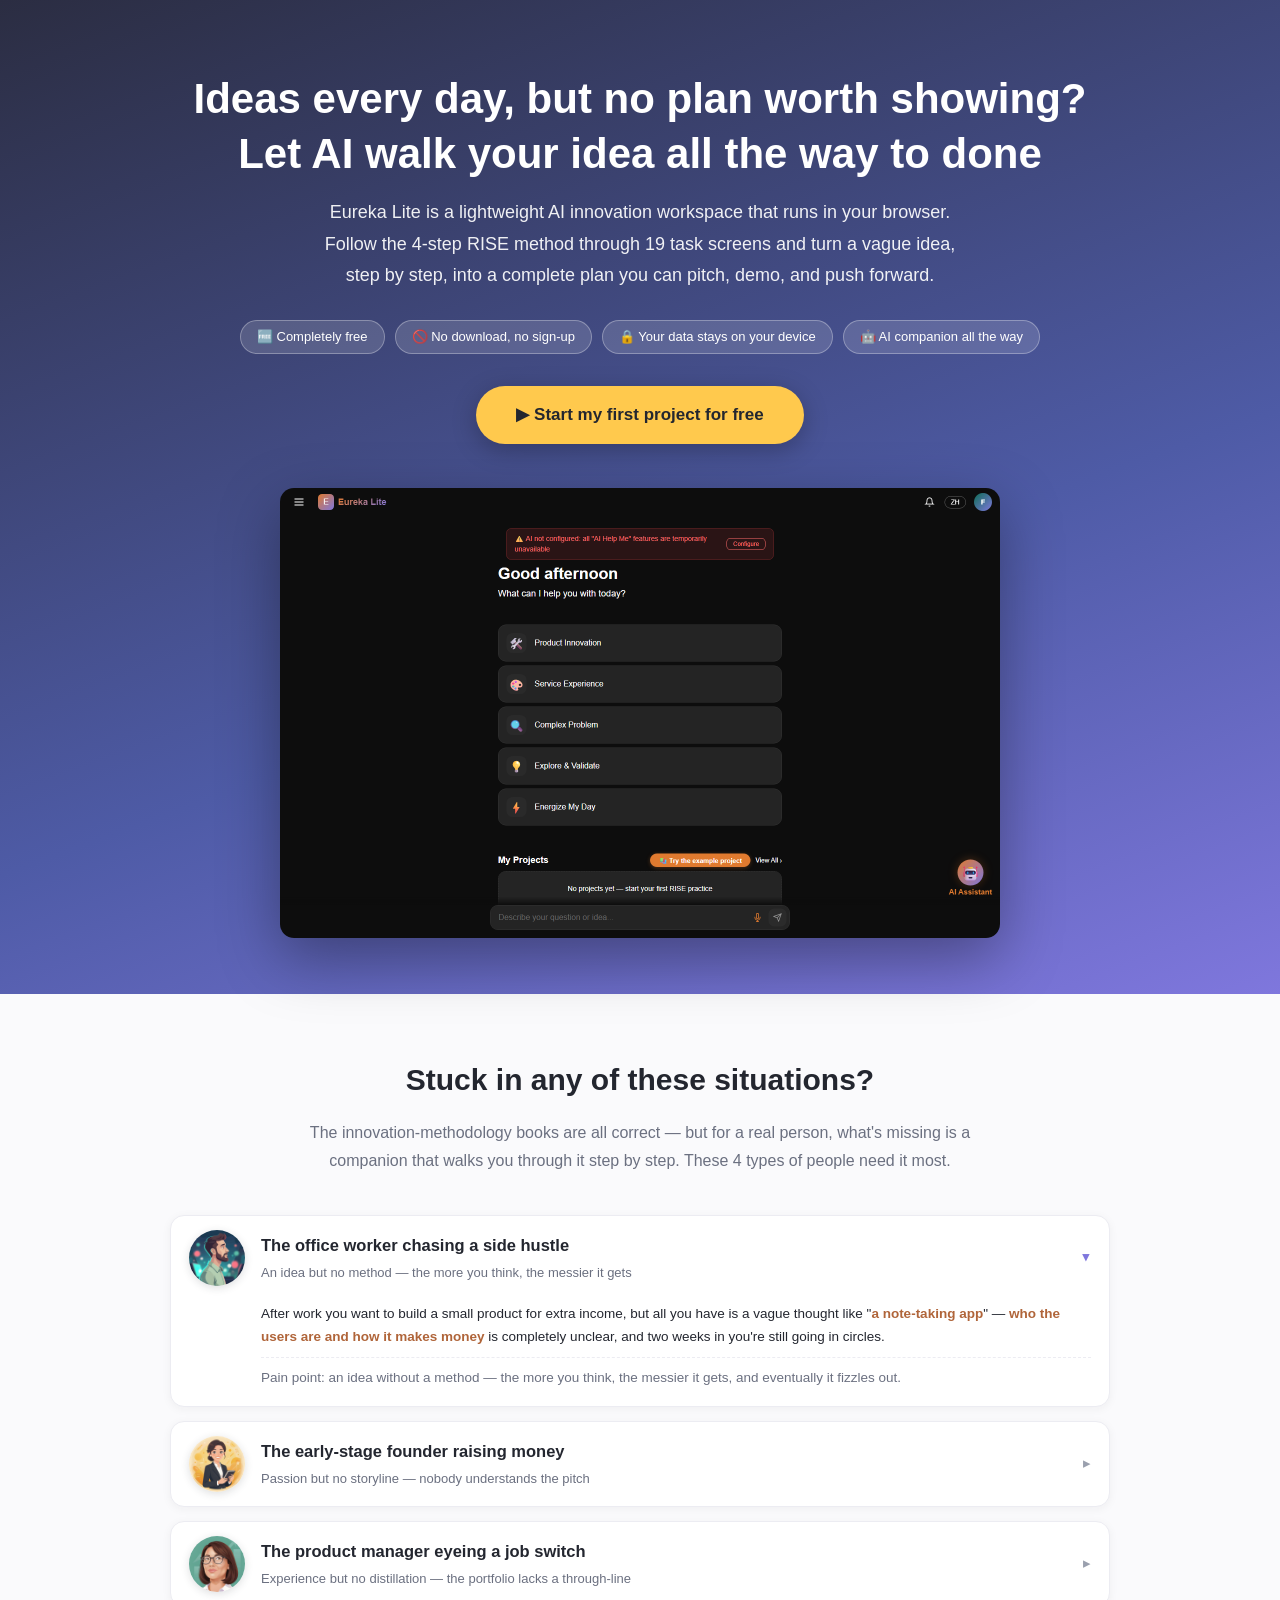
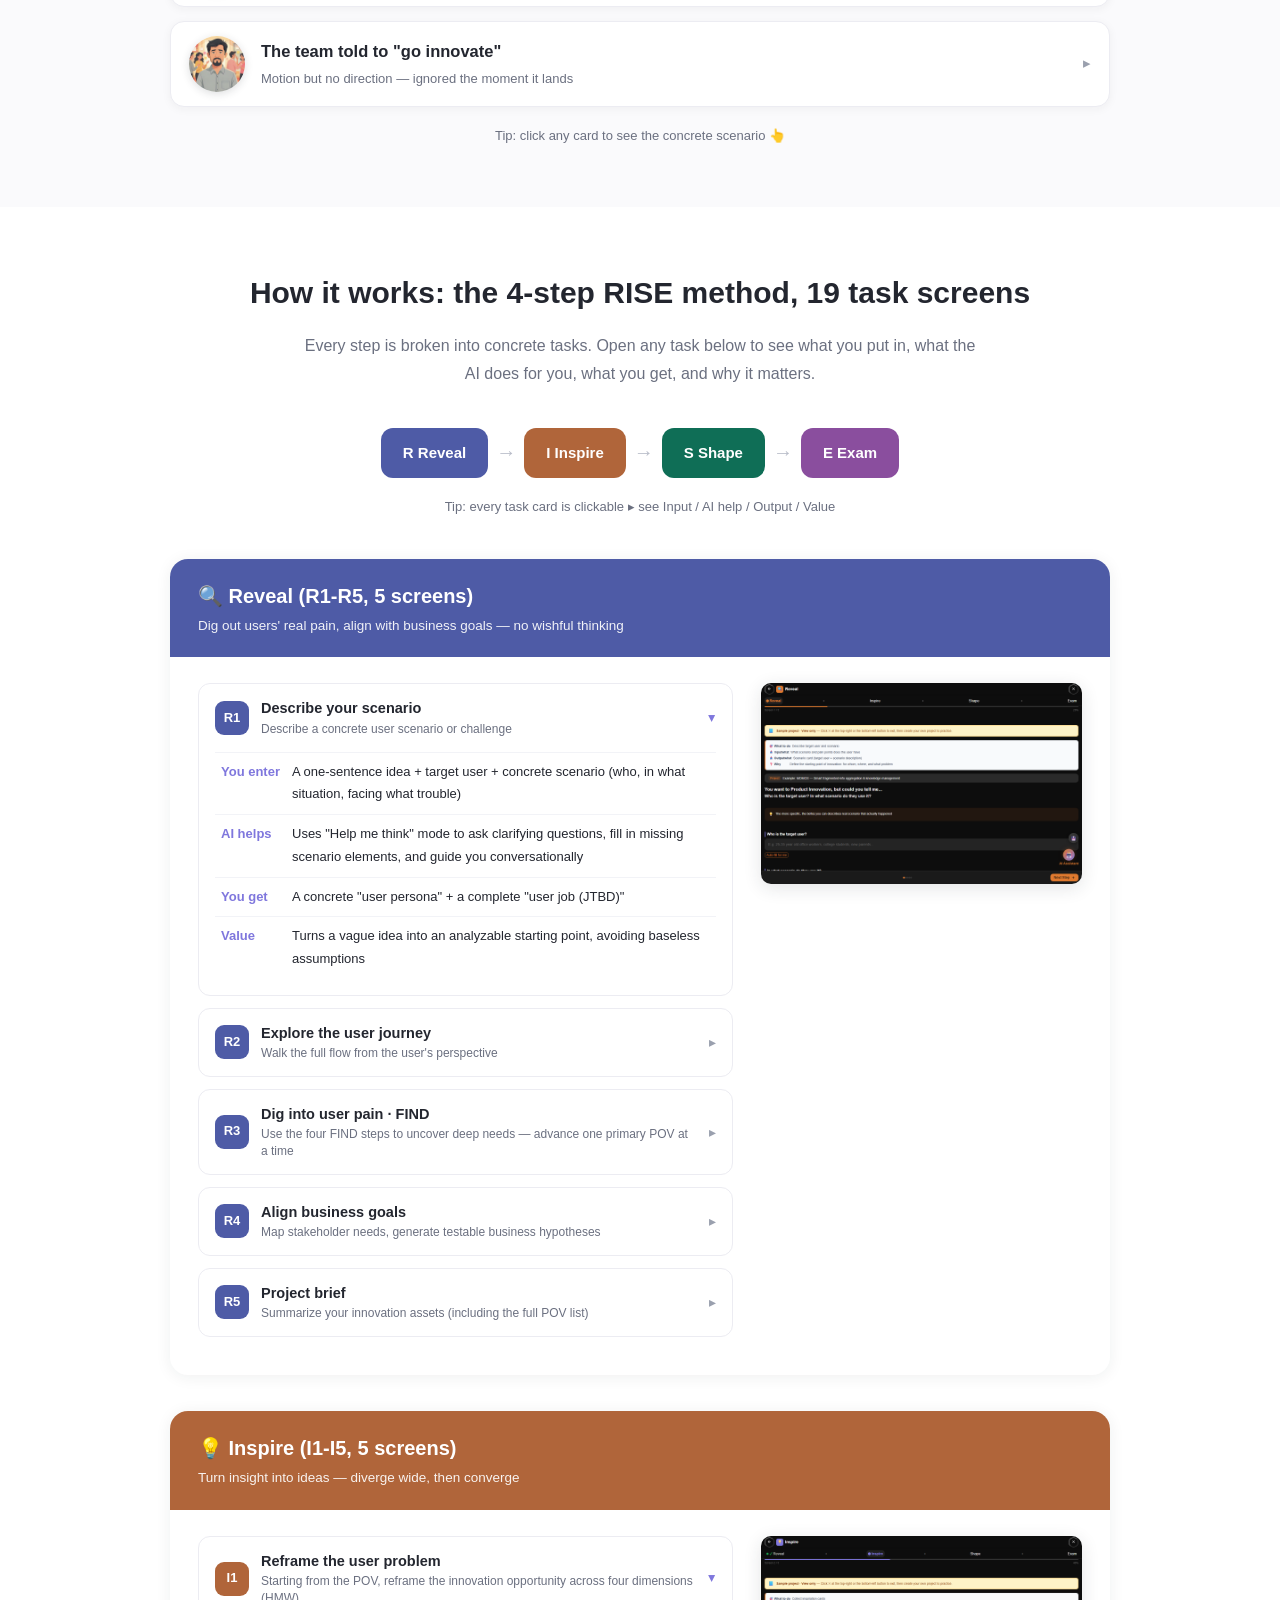
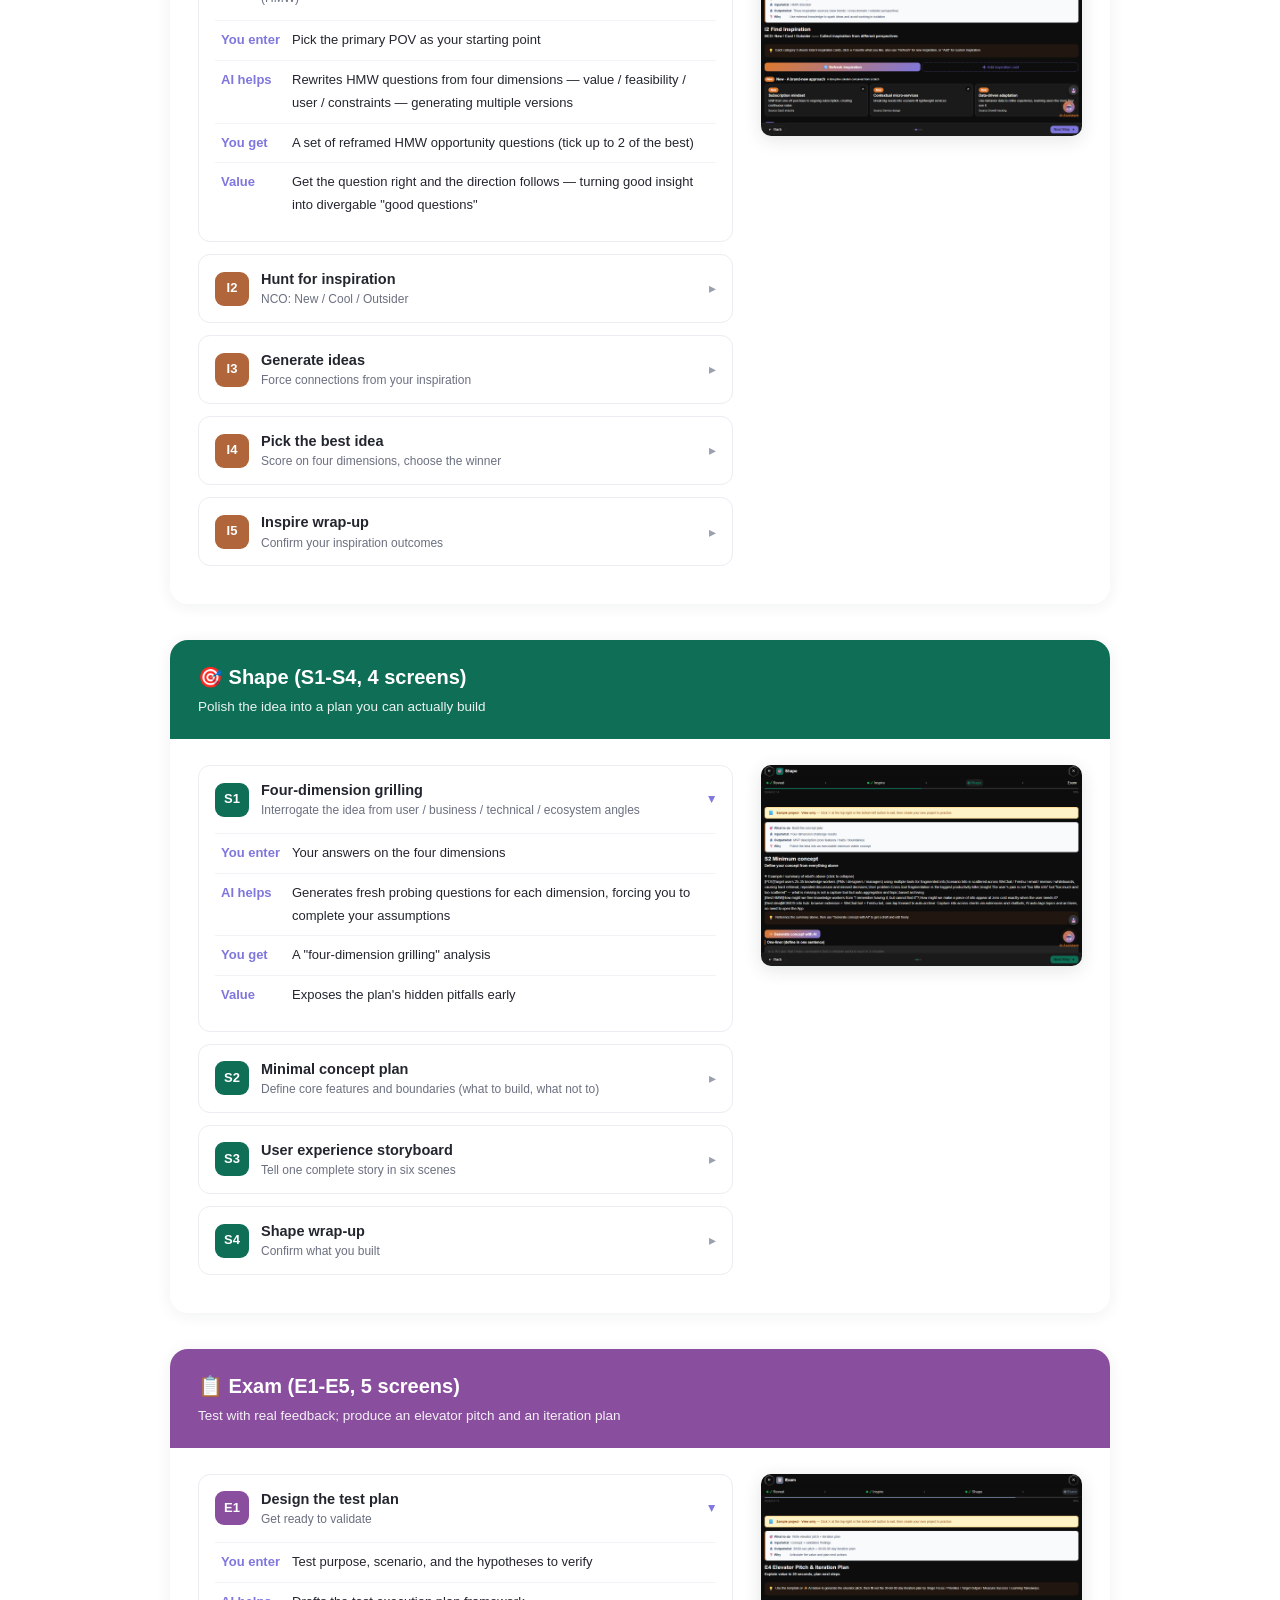
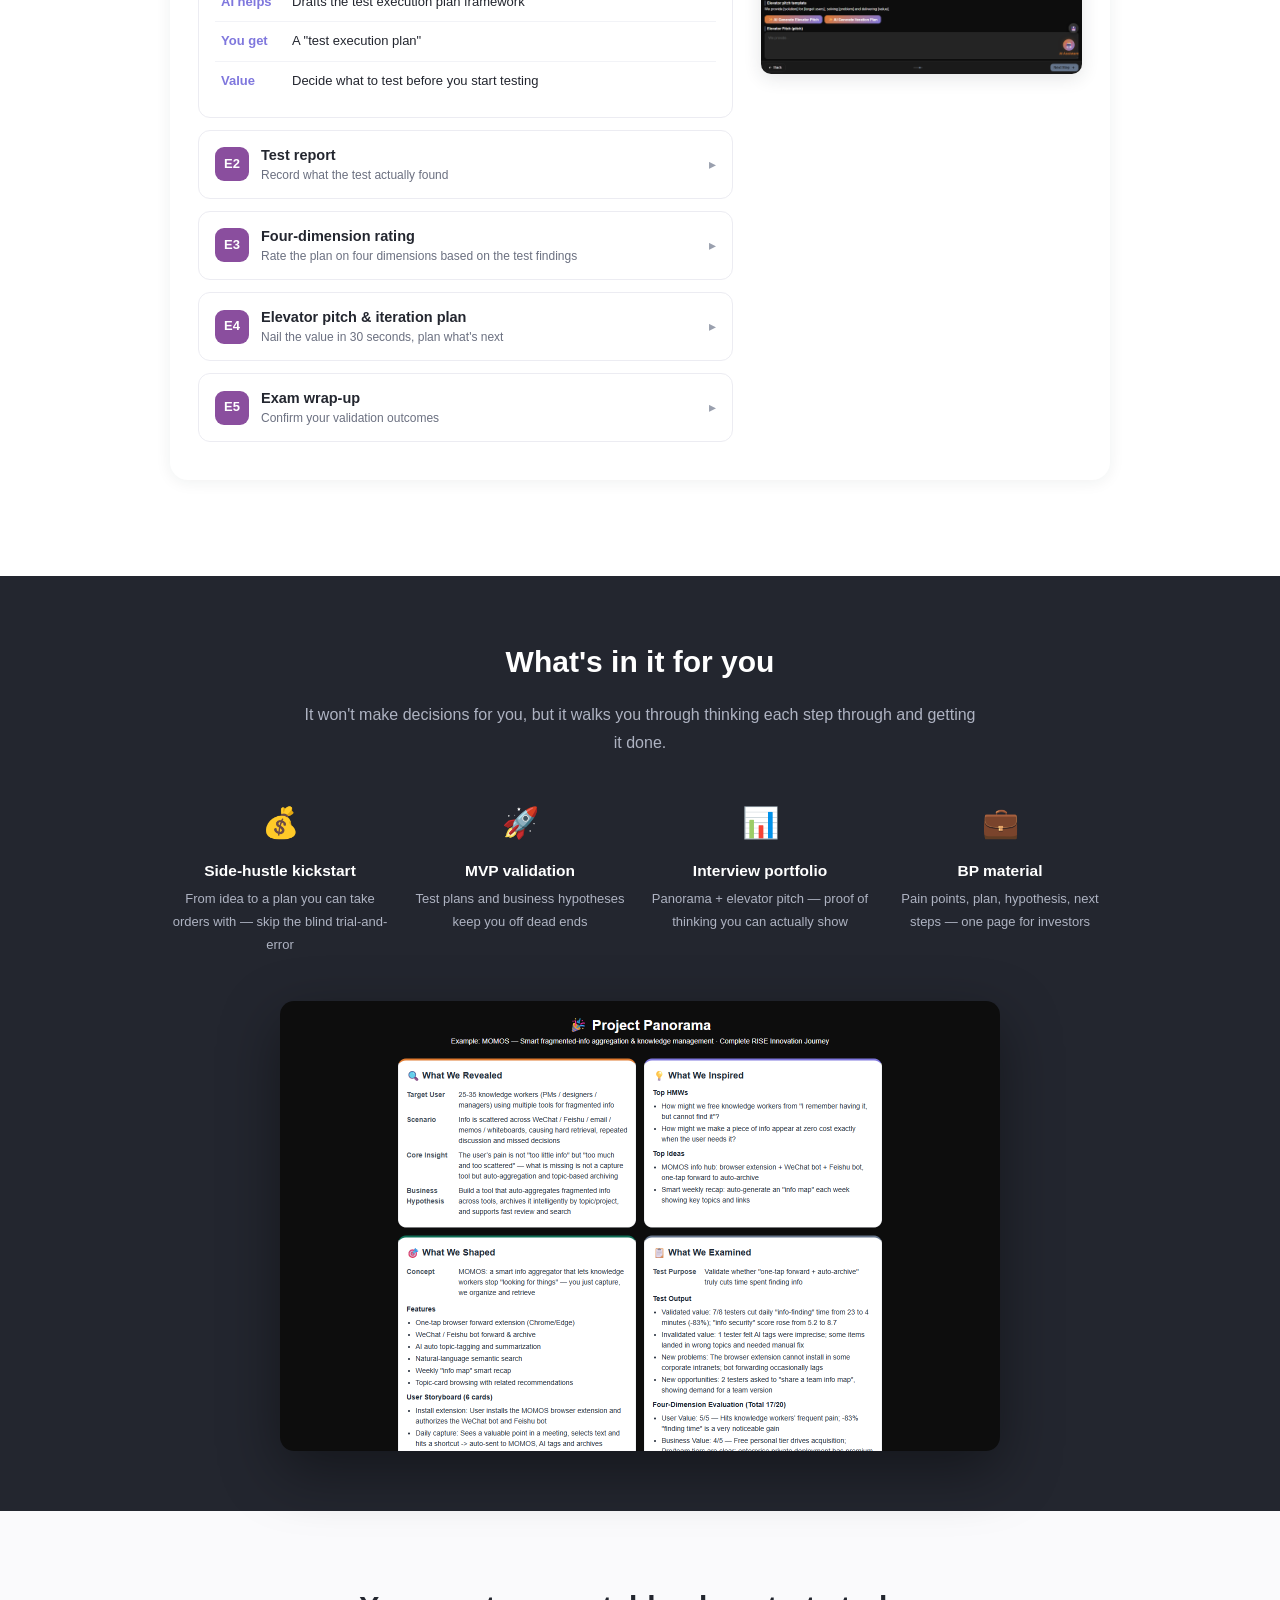
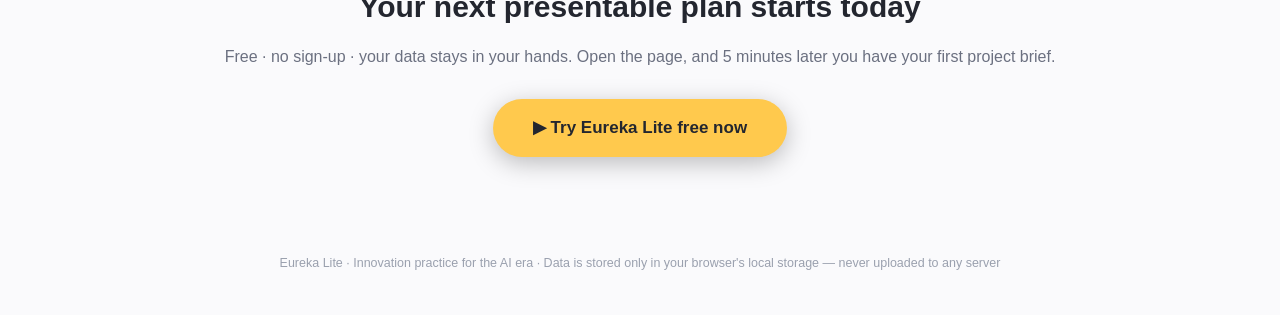
<file: landing.html>
<!DOCTYPE html>
<html lang="en">
<head>
<meta charset="UTF-8" />
<meta name="viewport" content="width=device-width, initial-scale=1.0" />
<title>Eureka Lite Product Tour · From idea to a plan you can present</title>
<meta name="description" content="Eureka Lite is a free, no-sign-up AI innovation workspace. Use the 4-step RISE method to turn the idea in your head, step by step, into a plan, an elevator pitch and a 30-60-90 day iteration plan." />
<style>
  :root {
    --primary: #7F77DD;
    --reveal: #4E5BA6;
    --inspire: #B0653A;
    --shape: #0F6E56;
    --exam: #8A4E9E;
    --ink: #23262F;
    --muted: #6B7080;
    --bg: #FAFAFC;
  }
  * { margin: 0; padding: 0; box-sizing: border-box; }
  body { font-family: -apple-system, "Segoe UI", Roboto, "Helvetica Neue", Arial, sans-serif; color: var(--ink); background: var(--bg); line-height: 1.75; }
  img { max-width: 100%; display: block; }
  a { color: var(--primary); }
  .wrap { max-width: 980px; margin: 0 auto; padding: 0 20px; }

  /* Hero */
  .hero { background: linear-gradient(160deg, #2B2D42 0%, #4E5BA6 60%, #7F77DD 100%); color: #fff; padding: 72px 0 56px; text-align: center; }
  .hero h1 { font-size: clamp(26px, 5vw, 42px); line-height: 1.3; margin-bottom: 16px; }
  .hero p.sub { font-size: clamp(15px, 2.4vw, 18px); opacity: .92; max-width: 660px; margin: 0 auto 28px; }
  .hero .badges { display: flex; gap: 10px; justify-content: center; flex-wrap: wrap; margin-bottom: 32px; }
  .hero .badge { background: rgba(255,255,255,.14); border: 1px solid rgba(255,255,255,.3); border-radius: 999px; padding: 5px 16px; font-size: 13px; }
  .cta-btn { display: inline-block; background: #FFC94D; color: #23262F; font-weight: 800; font-size: 17px; padding: 14px 40px; border-radius: 999px; text-decoration: none; box-shadow: 0 6px 24px rgba(0,0,0,.25); transition: transform .15s; }
  .cta-btn:hover { transform: translateY(-2px); }
  .hero .shot { max-width: 720px; margin: 44px auto 0; border-radius: 14px; overflow: hidden; box-shadow: 0 20px 60px rgba(0,0,0,.35); }
  .hero .shot img { width: 100%; }

  /* Sections */
  section { padding: 60px 0; }
  h2.sec { font-size: clamp(22px, 4vw, 30px); text-align: center; margin-bottom: 12px; }
  p.sec-sub { text-align: center; color: var(--muted); max-width: 680px; margin: 0 auto 40px; }

  /* Who / scenarios — vertical accordion with avatars */
  .pacc { background: #fff; border: 1px solid #ECECF2; border-radius: 14px; margin-bottom: 14px; overflow: hidden; box-shadow: 0 2px 10px rgba(35,38,47,.05); }
  .pacc-head { display: flex; align-items: center; gap: 16px; padding: 14px 18px; cursor: pointer; user-select: none; }
  .pacc-head img.av { flex: none; width: 56px; height: 56px; border-radius: 50%; object-fit: cover; box-shadow: 0 2px 8px rgba(35,38,47,.15); }
  .pacc-head .t { flex: 1; min-width: 0; }
  .pacc-head .t h3 { font-size: 16.5px; margin: 0 0 2px; }
  .pacc-head .t p { font-size: 13px; color: var(--muted); margin: 0; }
  .pacc-head .chev { flex: none; color: #9AA0AE; font-size: 15px; transition: transform .2s; }
  .pacc.open .chev { transform: rotate(90deg); color: var(--primary); }
  .pacc-body { display: none; padding: 2px 18px 16px 90px; font-size: 13.5px; }
  .pacc.open .pacc-body { display: block; }
  @media (max-width: 520px) { .pacc-body { padding-left: 18px; } }
  .pacc-body .scene b { color: var(--inspire); }
  .pacc-body .pain { color: var(--muted); margin-top: 8px; border-top: 1px dashed #ECECF2; padding-top: 8px; }

  /* Flow */
  .flow { display: flex; gap: 8px; justify-content: center; align-items: center; flex-wrap: wrap; margin-bottom: 18px; }
  .flow .node { border-radius: 12px; padding: 12px 22px; color: #fff; font-weight: 700; font-size: 15px; }
  .flow .arrow { color: #B9BDC9; font-size: 20px; }
  .flow-hint { text-align: center; color: var(--muted); font-size: 13px; margin-bottom: 40px; }

  /* Module cards */
  .module { background: #fff; border-radius: 18px; box-shadow: 0 2px 16px rgba(35,38,47,.07); margin-bottom: 36px; overflow: hidden; }
  .module-head { color: #fff; padding: 20px 28px; }
  .module-head h3 { font-size: 20px; }
  .module-head p { font-size: 13.5px; opacity: .92; }
  .module-body { padding: 26px 28px; display: grid; grid-template-columns: 1.25fr .75fr; gap: 28px; align-items: start; }
  @media (max-width: 820px) { .module-body { grid-template-columns: 1fr; } }
  .module-body .shot { border-radius: 10px; overflow: hidden; box-shadow: 0 4px 18px rgba(35,38,47,.12); position: sticky; top: 16px; }
  .module-body .shot img { width: 100%; }
  @media (max-width: 820px) { .module-body .shot { position: static; order: -1; } }

  /* Accordion task */
  .acc { border: 1px solid #ECECF2; border-radius: 12px; margin-bottom: 12px; overflow: hidden; background: #fff; }
  .acc-head { display: flex; align-items: center; gap: 12px; padding: 14px 16px; cursor: pointer; user-select: none; }
  .acc-head .num { flex: none; width: 34px; height: 34px; border-radius: 9px; display: flex; align-items: center; justify-content: center; font-weight: 800; font-size: 13px; color: #fff; }
  .acc-head .t { font-weight: 700; font-size: 14.5px; flex: 1; line-height: 1.4; }
  .acc-head .t small { display: block; font-weight: 500; font-size: 12px; color: var(--muted); margin-top: 2px; }
  .acc-head .chev { flex: none; color: #9AA0AE; font-size: 14px; transition: transform .2s; }
  .acc.open .chev { transform: rotate(90deg); color: var(--primary); }
  .acc-body { display: none; padding: 0 16px 16px; }
  .acc.open .acc-body { display: block; }
  .acc-body table { width: 100%; border-collapse: collapse; font-size: 13px; }
  .acc-body td { padding: 8px 6px; border-top: 1px solid #F2F3F7; vertical-align: top; }
  .acc-body td.k { font-weight: 800; white-space: nowrap; width: 70px; color: var(--primary); }
  .acc-body td.v { color: var(--ink); }

  /* Value strip */
  .values { background: #23262F; color: #fff; }
  .value-grid { display: grid; grid-template-columns: repeat(auto-fit, minmax(200px, 1fr)); gap: 20px; margin-top: 34px; }
  .value { text-align: center; }
  .value .ico { font-size: 30px; }
  .value h4 { margin: 8px 0 4px; font-size: 15.5px; }
  .value p { font-size: 13px; color: #AEB3C2; }
  .values .shot { max-width: 720px; margin: 44px auto 0; border-radius: 14px; overflow: hidden; box-shadow: 0 20px 60px rgba(0,0,0,.4); }
  .values .shot img { width: 100%; }

  /* Final CTA */
  .final { text-align: center; padding: 70px 0; }
  .final h2 { font-size: clamp(22px, 4vw, 30px); margin-bottom: 10px; }
  .final p { color: var(--muted); margin-bottom: 28px; }
  footer { text-align: center; padding: 26px 0 40px; color: #9AA0AE; font-size: 12.5px; }
</style>
</head>
<body>

<!-- ============ HERO ============ -->
<div class="hero">
  <div class="wrap">
    <h1>Ideas every day, but no plan worth showing?<br/>Let AI walk your idea all the way to done</h1>
    <p class="sub">Eureka Lite is a lightweight AI innovation workspace that runs in your browser. Follow the 4-step RISE method through 19 task screens and turn a vague idea, step by step, into a complete plan you can pitch, demo, and push forward.</p>
    <div class="badges">
      <span class="badge">🆓 Completely free</span>
      <span class="badge">🚫 No download, no sign-up</span>
      <span class="badge">🔒 Your data stays on your device</span>
      <span class="badge">🤖 AI companion all the way</span>
    </div>
    <a class="cta-btn" href="index.html">▶ Start my first project for free</a>
    <div class="shot"><img src="assets/screenshots/real-home.png" alt="Real screenshot of the Eureka Lite home screen" /></div>
  </div>
</div>

<!-- ============ WHO / SCENARIOS ============ -->
<section>
  <div class="wrap">
    <h2 class="sec">Stuck in any of these situations?</h2>
    <p class="sec-sub">The innovation-methodology books are all correct — but for a real person, what's missing is a companion that walks you through it step by step. These 4 types of people need it most.</p>
    <div>
      <div class="pacc open">
        <div class="pacc-head">
          <img class="av" src="assets/avatars/avatar-worker.png" alt="Avatar: office worker dreaming of a side hustle" />
          <span class="t"><h3>The office worker chasing a side hustle</h3><p>An idea but no method — the more you think, the messier it gets</p></span>
          <span class="chev">▸</span>
        </div>
        <div class="pacc-body">
          <div class="scene">After work you want to build a small product for extra income, but all you have is a vague thought like "<b>a note-taking app</b>" — <b>who the users are and how it makes money</b> is completely unclear, and two weeks in you're still going in circles.</div>
          <div class="pain">Pain point: an idea without a method — the more you think, the messier it gets, and eventually it fizzles out.</div>
        </div>
      </div>
      <div class="pacc">
        <div class="pacc-head">
          <img class="av" src="assets/avatars/avatar-founder.png" alt="Avatar: early-stage founder raising investment" />
          <span class="t"><h3>The early-stage founder raising money</h3><p>Passion but no storyline — nobody understands the pitch</p></span>
          <span class="chev">▸</span>
        </div>
        <div class="pacc-body">
          <div class="scene">You have an idea and want to find co-founders or funding, but you can't articulate "<b>what real problem it solves and why you're the one to solve it</b>". Your deck is three pages of feature lists, and investors can't tell where the value is.</div>
          <div class="pain">Pain point: passion without a storyline — nobody understands the pitch.</div>
        </div>
      </div>
      <div class="pacc">
        <div class="pacc-head">
          <img class="av" src="assets/avatars/avatar-pm.png" alt="Avatar: product manager preparing to switch jobs" />
          <span class="t"><h3>The product manager eyeing a job switch</h3><p>Experience but no distillation — the portfolio lacks a through-line</p></span>
          <span class="chev">▸</span>
        </div>
        <div class="pacc-body">
          <div class="scene">You want a portfolio that proves your innovation skills, but scattered thoughts never become a complete "<b>insight → plan → pitch</b>" chain — so in interviews you're left talking with nothing to show.</div>
          <div class="pain">Pain point: experience without distillation — the portfolio lacks a through-line.</div>
        </div>
      </div>
      <div class="pacc">
        <div class="pacc-head">
          <img class="av" src="assets/avatars/avatar-team.png" alt="Avatar: team lead sent off to innovate" />
          <span class="t"><h3>The team told to "go innovate"</h3><p>Motion but no direction — ignored the moment it lands</p></span>
          <span class="chev">▸</span>
        </div>
        <div class="pacc-body">
          <div class="scene">The boss says "come up with something innovative", the team brainstorms a pile of ideas in a self-congratulatory frenzy, <b>never digging into users' real pain</b> — and what gets built, nobody uses, while the KPI clock keeps ticking.</div>
          <div class="pain">Pain point: motion without direction — ignored the moment it lands.</div>
        </div>
      </div>
    </div>
    <p class="sec-sub" style="margin:18px auto 0; font-size:13px;">Tip: click any card to see the concrete scenario 👆</p>
  </div>
</section>

<!-- ============ HOW / FLOW ============ -->
<section style="background:#fff;">
  <div class="wrap">
    <h2 class="sec">How it works: the 4-step RISE method, 19 task screens</h2>
    <p class="sec-sub">Every step is broken into concrete tasks. Open any task below to see what you put in, what the AI does for you, what you get, and why it matters.</p>
    <div class="flow">
      <span class="node" style="background:var(--reveal);">R Reveal</span><span class="arrow">→</span>
      <span class="node" style="background:var(--inspire);">I Inspire</span><span class="arrow">→</span>
      <span class="node" style="background:var(--shape);">S Shape</span><span class="arrow">→</span>
      <span class="node" style="background:var(--exam);">E Exam</span>
    </div>
    <p class="flow-hint">Tip: every task card is clickable ▸ see Input / AI help / Output / Value</p>

    <!-- Reveal -->
    <div class="module">
      <div class="module-head" style="background:var(--reveal);">
        <h3>🔍 Reveal (R1-R5, 5 screens)</h3>
        <p>Dig out users' real pain, align with business goals — no wishful thinking</p>
      </div>
      <div class="module-body">
        <div>
          <div class="acc open">
            <div class="acc-head"><span class="num" style="background:var(--reveal);">R1</span><span class="t">Describe your scenario<small>Describe a concrete user scenario or challenge</small></span><span class="chev">▸</span></div>
            <div class="acc-body"><table>
              <tr><td class="k">You enter</td><td class="v">A one-sentence idea + target user + concrete scenario (who, in what situation, facing what trouble)</td></tr>
              <tr><td class="k">AI helps</td><td class="v">Uses "Help me think" mode to ask clarifying questions, fill in missing scenario elements, and guide you conversationally</td></tr>
              <tr><td class="k">You get</td><td class="v">A concrete "user persona" + a complete "user job (JTBD)"</td></tr>
              <tr><td class="k">Value</td><td class="v">Turns a vague idea into an analyzable starting point, avoiding baseless assumptions</td></tr>
            </table></div>
          </div>
          <div class="acc">
            <div class="acc-head"><span class="num" style="background:var(--reveal);">R2</span><span class="t">Explore the user journey<small>Walk the full flow from the user's perspective</small></span><span class="chev">▸</span></div>
            <div class="acc-body"><table>
              <tr><td class="k">You enter</td><td class="v">The user's key actions before → during → after using</td></tr>
              <tr><td class="k">AI helps</td><td class="v">Points out key touchpoints, flags experience breakpoints, and fills in intermediate steps you hadn't thought of</td></tr>
              <tr><td class="k">You get</td><td class="v">A complete "user journey map" + key touchpoint findings</td></tr>
              <tr><td class="k">Value</td><td class="v">Pinpoints where users hurt the most, anchoring where to dig for needs later</td></tr>
            </table></div>
          </div>
          <div class="acc">
            <div class="acc-head"><span class="num" style="background:var(--reveal);">R3</span><span class="t">Dig into user pain · FIND<small>Use the four FIND steps to uncover deep needs — advance one primary POV at a time</small></span><span class="chev">▸</span></div>
            <div class="acc-body"><table>
              <tr><td class="k">You enter</td><td class="v">Fill in screen by screen: Fact → Interpret → Need → Distill; open multiple findings, advancing one "primary POV" at a time while the rest are stashed</td></tr>
              <tr><td class="k">AI helps</td><td class="v">Gives examples and follow-up questions at every step, helping you dig from observation to deep need; mark each finding's POV as "primary" or "stashed"</td></tr>
              <tr><td class="k">You get</td><td class="v">A FIND-derived POV insight (one sentence that nails the user's real need) + a full list of all POVs</td></tr>
              <tr><td class="k">Value</td><td class="v">Separates "wishful needs" from "real needs"; one focus line at a time</td></tr>
            </table></div>
          </div>
          <div class="acc">
            <div class="acc-head"><span class="num" style="background:var(--reveal);">R4</span><span class="t">Align business goals<small>Map stakeholder needs, generate testable business hypotheses</small></span><span class="chev">▸</span></div>
            <div class="acc-body"><table>
              <tr><td class="k">You enter</td><td class="v">Review the AI-identified stakeholders and score each need as feedback</td></tr>
              <tr><td class="k">AI helps</td><td class="v">Calls a large language model to identify 4 stakeholder types with needs tightly related to your topic (12-point scale), and generates testable business hypotheses from your insight</td></tr>
              <tr><td class="k">You get</td><td class="v">A stakeholder needs matrix + a business value hypothesis</td></tr>
              <tr><td class="k">Value</td><td class="v">See early who supports, who opposes, and whether the hypothesis holds up</td></tr>
            </table></div>
          </div>
          <div class="acc">
            <div class="acc-head"><span class="num" style="background:var(--reveal);">R5</span><span class="t">Project brief<small>Summarize your innovation assets (including the full POV list)</small></span><span class="chev">▸</span></div>
            <div class="acc-body"><table>
              <tr><td class="k">You enter</td><td class="v">Review / fine-tune each module's summary (insight, scenario and hypothesis are editable)</td></tr>
              <tr><td class="k">AI helps</td><td class="v">Auto-aggregates all Reveal innovation assets into a structured brief</td></tr>
              <tr><td class="k">You get</td><td class="v">A one-page "project brief" (with the full POV list and their statuses)</td></tr>
              <tr><td class="k">Value</td><td class="v">Closes out the stage and distills reusable innovation assets</td></tr>
            </table></div>
          </div>
        </div>
        <div class="shot"><img src="assets/screenshots/real-reveal-1.png" alt="Real screenshot of the Reveal R1 scenario description screen" /></div>
      </div>
    </div>

    <!-- Inspire -->
    <div class="module">
      <div class="module-head" style="background:var(--inspire);">
        <h3>💡 Inspire (I1-I5, 5 screens)</h3>
        <p>Turn insight into ideas — diverge wide, then converge</p>
      </div>
      <div class="module-body">
        <div>
          <div class="acc open">
            <div class="acc-head"><span class="num" style="background:var(--inspire);">I1</span><span class="t">Reframe the user problem<small>Starting from the POV, reframe the innovation opportunity across four dimensions (HMW)</small></span><span class="chev">▸</span></div>
            <div class="acc-body"><table>
              <tr><td class="k">You enter</td><td class="v">Pick the primary POV as your starting point</td></tr>
              <tr><td class="k">AI helps</td><td class="v">Rewrites HMW questions from four dimensions — value / feasibility / user / constraints — generating multiple versions</td></tr>
              <tr><td class="k">You get</td><td class="v">A set of reframed HMW opportunity questions (tick up to 2 of the best)</td></tr>
              <tr><td class="k">Value</td><td class="v">Get the question right and the direction follows — turning good insight into divergable "good questions"</td></tr>
            </table></div>
          </div>
          <div class="acc">
            <div class="acc-head"><span class="num" style="background:var(--inspire);">I2</span><span class="t">Hunt for inspiration<small>NCO: New / Cool / Outsider</small></span><span class="chev">▸</span></div>
            <div class="acc-body"><table>
              <tr><td class="k">You enter</td><td class="v">Star / add the inspiration cards that feel right to you</td></tr>
              <tr><td class="k">AI helps</td><td class="v">Uses the NCO method (new trends / cross-industry / outsider view) to generate 9 inspiration cards, breaking mental ruts</td></tr>
              <tr><td class="k">You get</td><td class="v">A multi-dimensional "inspiration library"</td></tr>
              <tr><td class="k">Value</td><td class="v">Breaks thinking inertia; gathers raw material for ideas</td></tr>
            </table></div>
          </div>
          <div class="acc">
            <div class="acc-head"><span class="num" style="background:var(--inspire);">I3</span><span class="t">Generate ideas<small>Force connections from your inspiration</small></span><span class="chev">▸</span></div>
            <div class="acc-body"><table>
              <tr><td class="k">You enter</td><td class="v">Pick an HMW + select inspiration cards</td></tr>
              <tr><td class="k">AI helps</td><td class="v">Runs "forced connection", crossing the HMW with the inspiration cards to generate a flood of ideas</td></tr>
              <tr><td class="k">You get</td><td class="v">A large pool of "idea candidates"</td></tr>
              <tr><td class="k">Value</td><td class="v">Goes from "one single idea" to "a set of directions to choose from"</td></tr>
            </table></div>
          </div>
          <div class="acc">
            <div class="acc-head"><span class="num" style="background:var(--inspire);">I4</span><span class="t">Pick the best idea<small>Score on four dimensions, choose the winner</small></span><span class="chev">▸</span></div>
            <div class="acc-body"><table>
              <tr><td class="k">You enter</td><td class="v">Score and judge candidates on four dimensions (feasibility / user value / business value / novelty)</td></tr>
              <tr><td class="k">AI helps</td><td class="v">Thinks it through with you (brainstorm / poke holes / dig up facts) and points out blind spots</td></tr>
              <tr><td class="k">You get</td><td class="v">The "best idea" plus the reasons it won</td></tr>
              <tr><td class="k">Value</td><td class="v">Not just more ideas — you know why you picked this one</td></tr>
            </table></div>
          </div>
          <div class="acc">
            <div class="acc-head"><span class="num" style="background:var(--inspire);">I5</span><span class="t">Inspire wrap-up<small>Confirm your inspiration outcomes</small></span><span class="chev">▸</span></div>
            <div class="acc-body"><table>
              <tr><td class="k">You enter</td><td class="v">Confirm the best HMW and the best idea</td></tr>
              <tr><td class="k">AI helps</td><td class="v">Auto-summarizes the Inspire outcomes</td></tr>
              <tr><td class="k">You get</td><td class="v">An Inspire stage summary (hands off to Shape)</td></tr>
              <tr><td class="k">Value</td><td class="v">Converges the decision so you enter Shape with reasons</td></tr>
            </table></div>
          </div>
        </div>
        <div class="shot"><img src="assets/screenshots/real-inspire-2.png" alt="Screenshot of the inspiration cards screen" /></div>
      </div>
    </div>

    <!-- Shape -->
    <div class="module">
      <div class="module-head" style="background:var(--shape);">
        <h3>🎯 Shape (S1-S4, 4 screens)</h3>
        <p>Polish the idea into a plan you can actually build</p>
      </div>
      <div class="module-body">
        <div>
          <div class="acc open">
            <div class="acc-head"><span class="num" style="background:var(--shape);">S1</span><span class="t">Four-dimension grilling<small>Interrogate the idea from user / business / technical / ecosystem angles</small></span><span class="chev">▸</span></div>
            <div class="acc-body"><table>
              <tr><td class="k">You enter</td><td class="v">Your answers on the four dimensions</td></tr>
              <tr><td class="k">AI helps</td><td class="v">Generates fresh probing questions for each dimension, forcing you to complete your assumptions</td></tr>
              <tr><td class="k">You get</td><td class="v">A "four-dimension grilling" analysis</td></tr>
              <tr><td class="k">Value</td><td class="v">Exposes the plan's hidden pitfalls early</td></tr>
            </table></div>
          </div>
          <div class="acc">
            <div class="acc-head"><span class="num" style="background:var(--shape);">S2</span><span class="t">Minimal concept plan<small>Define core features and boundaries (what to build, what not to)</small></span><span class="chev">▸</span></div>
            <div class="acc-body"><table>
              <tr><td class="k">You enter</td><td class="v">A one-sentence definition + decisions on features (what) / characteristics (how) / boundaries (what not to build)</td></tr>
              <tr><td class="k">AI helps</td><td class="v">Drafts the concept card and suggests features and boundaries</td></tr>
              <tr><td class="k">You get</td><td class="v">A minimal concept plan (MVP) — three cards</td></tr>
              <tr><td class="k">Value</td><td class="v">Explains "what we build, what we don't" in 3 minutes</td></tr>
            </table></div>
          </div>
          <div class="acc">
            <div class="acc-head"><span class="num" style="background:var(--shape);">S3</span><span class="t">User experience storyboard<small>Tell one complete story in six scenes</small></span><span class="chev">▸</span></div>
            <div class="acc-body"><table>
              <tr><td class="k">You enter</td><td class="v">Trigger the AI to write the story or fine-tune the 6 captions; paste your own images</td></tr>
              <tr><td class="k">AI helps</td><td class="v">Writes the 6-scene story in your first-person voice (with emotions), paired with built-in sample illustrations</td></tr>
              <tr><td class="k">You get</td><td class="v">A "user experience storyboard"</td></tr>
              <tr><td class="k">Value</td><td class="v">See how users would use it and how it would feel — before you build</td></tr>
            </table></div>
          </div>
          <div class="acc">
            <div class="acc-head"><span class="num" style="background:var(--shape);">S4</span><span class="t">Shape wrap-up<small>Confirm what you built</small></span><span class="chev">▸</span></div>
            <div class="acc-body"><table>
              <tr><td class="k">You enter</td><td class="v">Check the concept plan and storyboard for consistency</td></tr>
              <tr><td class="k">AI helps</td><td class="v">Summarizes the build outcomes</td></tr>
              <tr><td class="k">You get</td><td class="v">A confirmed prototype plan</td></tr>
              <tr><td class="k">Value</td><td class="v">Enter validation with a complete plan in hand</td></tr>
            </table></div>
          </div>
        </div>
        <div class="shot"><img src="assets/screenshots/real-shape-2.png" alt="Screenshot of the concept card screen" /></div>
      </div>
    </div>

    <!-- Exam -->
    <div class="module">
      <div class="module-head" style="background:var(--exam);">
        <h3>📋 Exam (E1-E5, 5 screens)</h3>
        <p>Test with real feedback; produce an elevator pitch and an iteration plan</p>
      </div>
      <div class="module-body">
        <div>
          <div class="acc open">
            <div class="acc-head"><span class="num" style="background:var(--exam);">E1</span><span class="t">Design the test plan<small>Get ready to validate</small></span><span class="chev">▸</span></div>
            <div class="acc-body"><table>
              <tr><td class="k">You enter</td><td class="v">Test purpose, scenario, and the hypotheses to verify</td></tr>
              <tr><td class="k">AI helps</td><td class="v">Drafts the test execution plan framework</td></tr>
              <tr><td class="k">You get</td><td class="v">A "test execution plan"</td></tr>
              <tr><td class="k">Value</td><td class="v">Decide what to test before you start testing</td></tr>
            </table></div>
          </div>
          <div class="acc">
            <div class="acc-head"><span class="num" style="background:var(--exam);">E2</span><span class="t">Test report<small>Record what the test actually found</small></span><span class="chev">▸</span></div>
            <div class="acc-body"><table>
              <tr><td class="k">You enter</td><td class="v">Real test findings and what went wrong (record honestly)</td></tr>
              <tr><td class="k">AI helps</td><td class="v">Guides you through structured recording</td></tr>
              <tr><td class="k">You get</td><td class="v">A "test report"</td></tr>
              <tr><td class="k">Value</td><td class="v">Replaces gut feeling with facts</td></tr>
            </table></div>
          </div>
          <div class="acc">
            <div class="acc-head"><span class="num" style="background:var(--exam);">E3</span><span class="t">Four-dimension rating<small>Rate the plan on four dimensions based on the test findings</small></span><span class="chev">▸</span></div>
            <div class="acc-body"><table>
              <tr><td class="k">You enter</td><td class="v">Four-dimension scores grounded in test facts</td></tr>
              <tr><td class="k">AI helps</td><td class="v">Backs each score with test findings — no armchair guessing</td></tr>
              <tr><td class="k">You get</td><td class="v">A "four-dimension rating"</td></tr>
              <tr><td class="k">Value</td><td class="v">Judges the plan's maturity objectively</td></tr>
            </table></div>
          </div>
          <div class="acc">
            <div class="acc-head"><span class="num" style="background:var(--exam);">E4</span><span class="t">Elevator pitch &amp; iteration plan<small>Nail the value in 30 seconds, plan what's next</small></span><span class="chev">▸</span></div>
            <div class="acc-body"><table>
              <tr><td class="k">You enter</td><td class="v">Confirm the core selling point</td></tr>
              <tr><td class="k">AI helps</td><td class="v">Generates a 30-second elevator pitch + a 30-60-90 day iteration plan</td></tr>
              <tr><td class="k">You get</td><td class="v">An elevator pitch + an iteration plan</td></tr>
              <tr><td class="k">Value</td><td class="v">Ready to pitch, ready to push forward</td></tr>
            </table></div>
          </div>
          <div class="acc">
            <div class="acc-head"><span class="num" style="background:var(--exam);">E5</span><span class="t">Exam wrap-up<small>Confirm your validation outcomes</small></span><span class="chev">▸</span></div>
            <div class="acc-body"><table>
              <tr><td class="k">You enter</td><td class="v">Confirm the validation outcomes</td></tr>
              <tr><td class="k">AI helps</td><td class="v">Generates the project panorama (everything packaged on one page)</td></tr>
              <tr><td class="k">You get</td><td class="v">A project panorama</td></tr>
              <tr><td class="k">Value</td><td class="v">Save all your outcomes in one click</td></tr>
            </table></div>
          </div>
        </div>
        <div class="shot"><img src="assets/screenshots/real-exam-4.png" alt="Screenshot of the elevator pitch and iteration plan" /></div>
      </div>
    </div>
  </div>
</section>

<!-- ============ VALUE ============ -->
<section class="values">
  <div class="wrap">
    <h2 class="sec" style="color:#fff;">What's in it for you</h2>
    <p class="sec-sub" style="color:#AEB3C2;">It won't make decisions for you, but it walks you through thinking each step through and getting it done.</p>
    <div class="value-grid">
      <div class="value"><div class="ico">💰</div><h4>Side-hustle kickstart</h4><p>From idea to a plan you can take orders with — skip the blind trial-and-error</p></div>
      <div class="value"><div class="ico">🚀</div><h4>MVP validation</h4><p>Test plans and business hypotheses keep you off dead ends</p></div>
      <div class="value"><div class="ico">📊</div><h4>Interview portfolio</h4><p>Panorama + elevator pitch — proof of thinking you can actually show</p></div>
      <div class="value"><div class="ico">💼</div><h4>BP material</h4><p>Pain points, plan, hypothesis, next steps — one page for investors</p></div>
    </div>
    <div class="shot"><img src="assets/screenshots/real-panorama.png" alt="Screenshot of the project panorama" /></div>
  </div>
</section>

<!-- ============ CTA ============ -->
<section class="final">
  <div class="wrap">
    <h2>Your next presentable plan starts today</h2>
    <p>Free · no sign-up · your data stays in your hands. Open the page, and 5 minutes later you have your first project brief.</p>
    <a class="cta-btn" href="index.html">▶ Try Eureka Lite free now</a>
  </div>
</section>

<footer>
  Eureka Lite · Innovation practice for the AI era · Data is stored only in your browser's local storage — never uploaded to any server
</footer>

<script>
  document.querySelectorAll('.acc-head, .pacc-head').forEach(function (h) {
    h.addEventListener('click', function () {
      h.parentElement.classList.toggle('open');
    });
  });
</script>

</body>
</html>
</file>
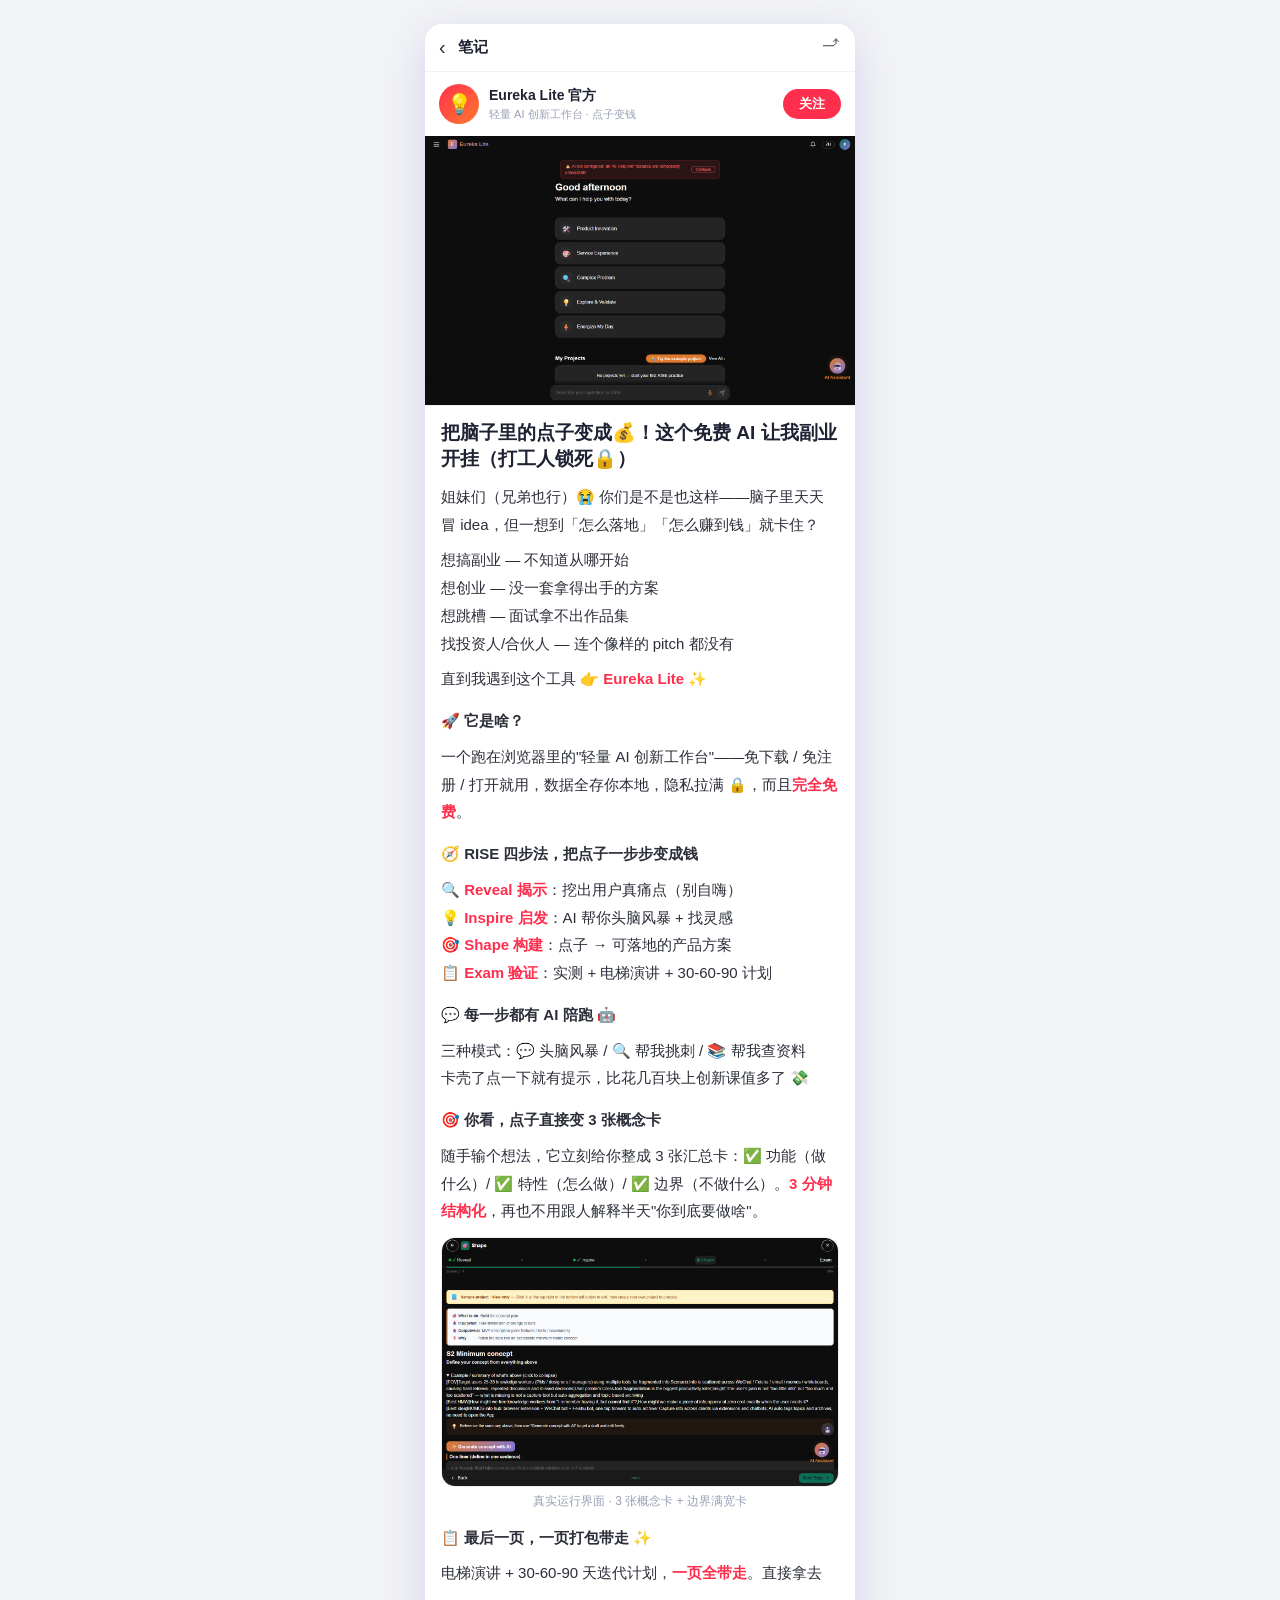
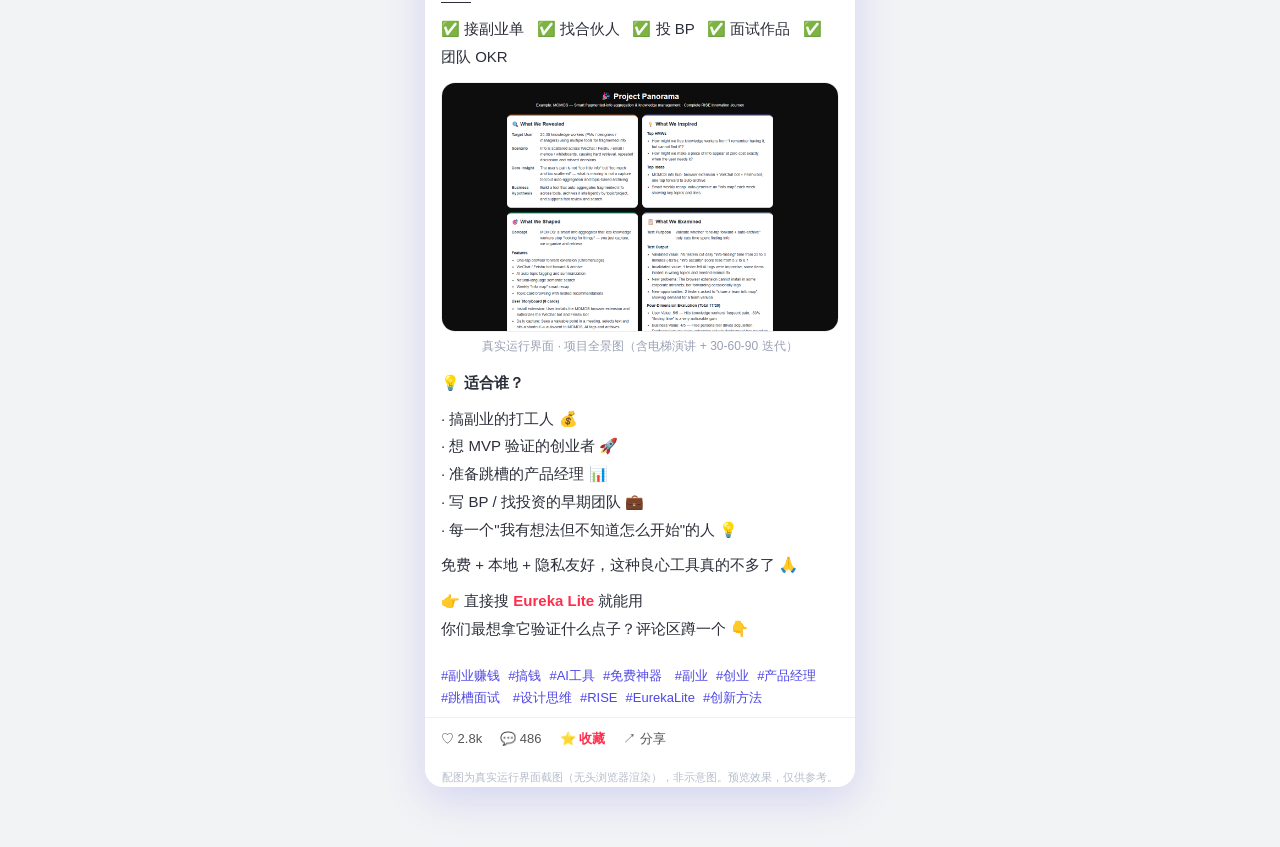
<file: xiaohongshu-post.html>
<!DOCTYPE html>
<html lang="zh-CN">
<head>
<meta charset="UTF-8" />
<meta name="viewport" content="width=device-width, initial-scale=1.0" />
<title>Eureka Lite · 小红书风格介绍（点子变钱）</title>
<style>
  * { box-sizing: border-box; margin: 0; padding: 0; }
  body {
    font-family: 'PingFang SC','Microsoft YaHei','Hiragino Sans GB',sans-serif;
    background: #f2f3f5;
    color: #1f2233;
    display: flex; justify-content: center;
    padding: 24px 12px 60px;
  }
  .phone {
    width: 100%; max-width: 430px; background: #fff;
    border-radius: 18px; overflow: hidden;
    box-shadow: 0 12px 40px rgba(79,70,229,.18);
  }
  .topbar {
    display: flex; align-items: center; gap: 12px;
    padding: 12px 14px; border-bottom: 1px solid #f0f0f3;
    position: sticky; top: 0; background: #fff; z-index: 5;
  }
  .topbar .back { font-size: 20px; color: #333; }
  .topbar .ttl { font-size: 15px; font-weight: 600; }
  .topbar .share { margin-left: auto; font-size: 18px; color: #555; }
  .author { display: flex; align-items: center; gap: 10px; padding: 12px 14px; }
  .avatar {
    width: 40px; height: 40px; border-radius: 50%;
    background: linear-gradient(135deg,#FF2E4D,#FF7A2E);
    color: #fff; display: flex; align-items: center; justify-content: center;
    font-size: 20px; flex: 0 0 auto;
  }
  .author .name { font-size: 14px; font-weight: 600; }
  .author .sub { font-size: 11px; color: #9aa0b4; margin-top: 2px; }
  .author .follow {
    margin-left: auto; background: #ff2e4d; color: #fff; border: none;
    padding: 6px 16px; border-radius: 16px; font-size: 13px; font-weight: 600;
  }
  .cover { width: 100%; display: block; border-bottom: 1px solid #f3f3f6; }
  .body { padding: 14px 16px 8px; }
  .body h1 { font-size: 19px; font-weight: 800; line-height: 1.4; margin-bottom: 10px; }
  .body p { font-size: 15px; line-height: 1.85; margin: 8px 0; color: #2c2f3a; }
  .body .hl { color: #FF2E4D; font-weight: 700; }
  .body .sec { font-weight: 700; margin-top: 14px; }
  .shot { width: 100%; border-radius: 14px; margin: 12px 0; border: 1px solid #eee; display: block; }
  .cap { font-size: 12px; color: #9aa0b4; text-align: center; margin: -6px 0 10px; }
  .tags { padding: 4px 16px 10px; }
  .tags span { display: inline-block; color: #4F46E5; font-size: 13px; margin: 4px 8px 0 0; }
  .bar {
    display: flex; gap: 18px; padding: 12px 16px; border-top: 1px solid #f0f0f3;
    color: #555; font-size: 13px; position: sticky; bottom: 0; background: #fff;
  }
  .bar .it { display: flex; align-items: center; gap: 5px; }
  .bar .save { color: #ff2e4d; font-weight: 600; }
  .note { text-align:center; font-size:11px; color:#b6bccb; padding:10px 0 2px; }
</style>
</head>
<body>
  <div class="phone">
    <div class="topbar">
      <span class="back">‹</span>
      <span class="ttl">笔记</span>
      <span class="share">⤴</span>
    </div>

    <div class="author">
      <div class="avatar">💡</div>
      <div>
        <div class="name">Eureka Lite 官方</div>
        <div class="sub">轻量 AI 创新工作台 · 点子变钱</div>
      </div>
      <button class="follow">关注</button>
    </div>

    <img class="cover" src="assets/screenshots/real-home.png" alt="Eureka Lite 真实首页" />

    <div class="body">
      <h1>把脑子里的点子变成💰！这个免费 AI 让我副业开挂（打工人锁死🔒）</h1>

      <p>姐妹们（兄弟也行）😭 你们是不是也这样——脑子里天天冒 idea，但一想到「怎么落地」「怎么赚到钱」就卡住？</p>

      <p>想搞副业 — 不知道从哪开始<br/>
         想创业 — 没一套拿得出手的方案<br/>
         想跳槽 — 面试拿不出作品集<br/>
         找投资人/合伙人 — 连个像样的 pitch 都没有</p>

      <p>直到我遇到这个工具 👉 <span class="hl">Eureka Lite</span> ✨</p>

      <p class="sec">🚀 它是啥？</p>
      <p>一个跑在浏览器里的"轻量 AI 创新工作台"——免下载 / 免注册 / 打开就用，数据全存你本地，隐私拉满 🔒，而且<span class="hl">完全免费</span>。</p>

      <p class="sec">🧭 RISE 四步法，把点子一步步变成钱</p>
      <p>🔍 <span class="hl">Reveal 揭示</span>：挖出用户真痛点（别自嗨）<br/>
         💡 <span class="hl">Inspire 启发</span>：AI 帮你头脑风暴 + 找灵感<br/>
         🎯 <span class="hl">Shape 构建</span>：点子 → 可落地的产品方案<br/>
         📋 <span class="hl">Exam 验证</span>：实测 + 电梯演讲 + 30-60-90 计划</p>

      <p class="sec">💬 每一步都有 AI 陪跑 🤖</p>
      <p>三种模式：💬 头脑风暴 / 🔍 帮我挑刺 / 📚 帮我查资料<br/>
         卡壳了点一下就有提示，比花几百块上创新课值多了 💸</p>

      <p class="sec">🎯 你看，点子直接变 3 张概念卡</p>
      <p>随手输个想法，它立刻给你整成 3 张汇总卡：✅ 功能（做什么）/ ✅ 特性（怎么做）/ ✅ 边界（不做什么）。<span class="hl">3 分钟结构化</span>，再也不用跟人解释半天"你到底要做啥"。</p>

      <img class="shot" src="assets/screenshots/real-shape-2.png" alt="真实 S2 最小概念 3 张汇总卡" />
      <div class="cap">真实运行界面 · 3 张概念卡 + 边界满宽卡</div>

      <p class="sec">📋 最后一页，一页打包带走 ✨</p>
      <p>电梯演讲 + 30-60-90 天迭代计划，<span class="hl">一页全带走</span>。直接拿去——<br/>
         ✅ 接副业单 &nbsp; ✅ 找合伙人 &nbsp; ✅ 投 BP &nbsp; ✅ 面试作品 &nbsp; ✅ 团队 OKR</p>

      <img class="shot" src="assets/screenshots/real-panorama.png" alt="真实项目全景图" />
      <div class="cap">真实运行界面 · 项目全景图（含电梯演讲 + 30-60-90 迭代）</div>

      <p class="sec">💡 适合谁？</p>
      <p>· 搞副业的打工人 💰<br/>
         · 想 MVP 验证的创业者 🚀<br/>
         · 准备跳槽的产品经理 📊<br/>
         · 写 BP / 找投资的早期团队 💼<br/>
         · 每一个"我有想法但不知道怎么开始"的人 💡</p>

      <p>免费 + 本地 + 隐私友好，这种良心工具真的不多了 🙏</p>
      <p>👉 直接搜 <span class="hl">Eureka Lite</span> 就能用<br/>
         你们最想拿它验证什么点子？评论区蹲一个 👇</p>
    </div>

    <div class="tags">
      <span>#副业赚钱</span><span>#搞钱</span><span>#AI工具</span><span>#免费神器</span>
      <span>#副业</span><span>#创业</span><span>#产品经理</span><span>#跳槽面试</span>
      <span>#设计思维</span><span>#RISE</span><span>#EurekaLite</span><span>#创新方法</span>
    </div>

    <div class="bar">
      <span class="it">♡ 2.8k</span>
      <span class="it">💬 486</span>
      <span class="it save">⭐ 收藏</span>
      <span class="it">↗ 分享</span>
    </div>
    <div class="note">配图为真实运行界面截图（无头浏览器渲染），非示意图。预览效果，仅供参考。</div>
  </div>
</body>
</html>
</file>
